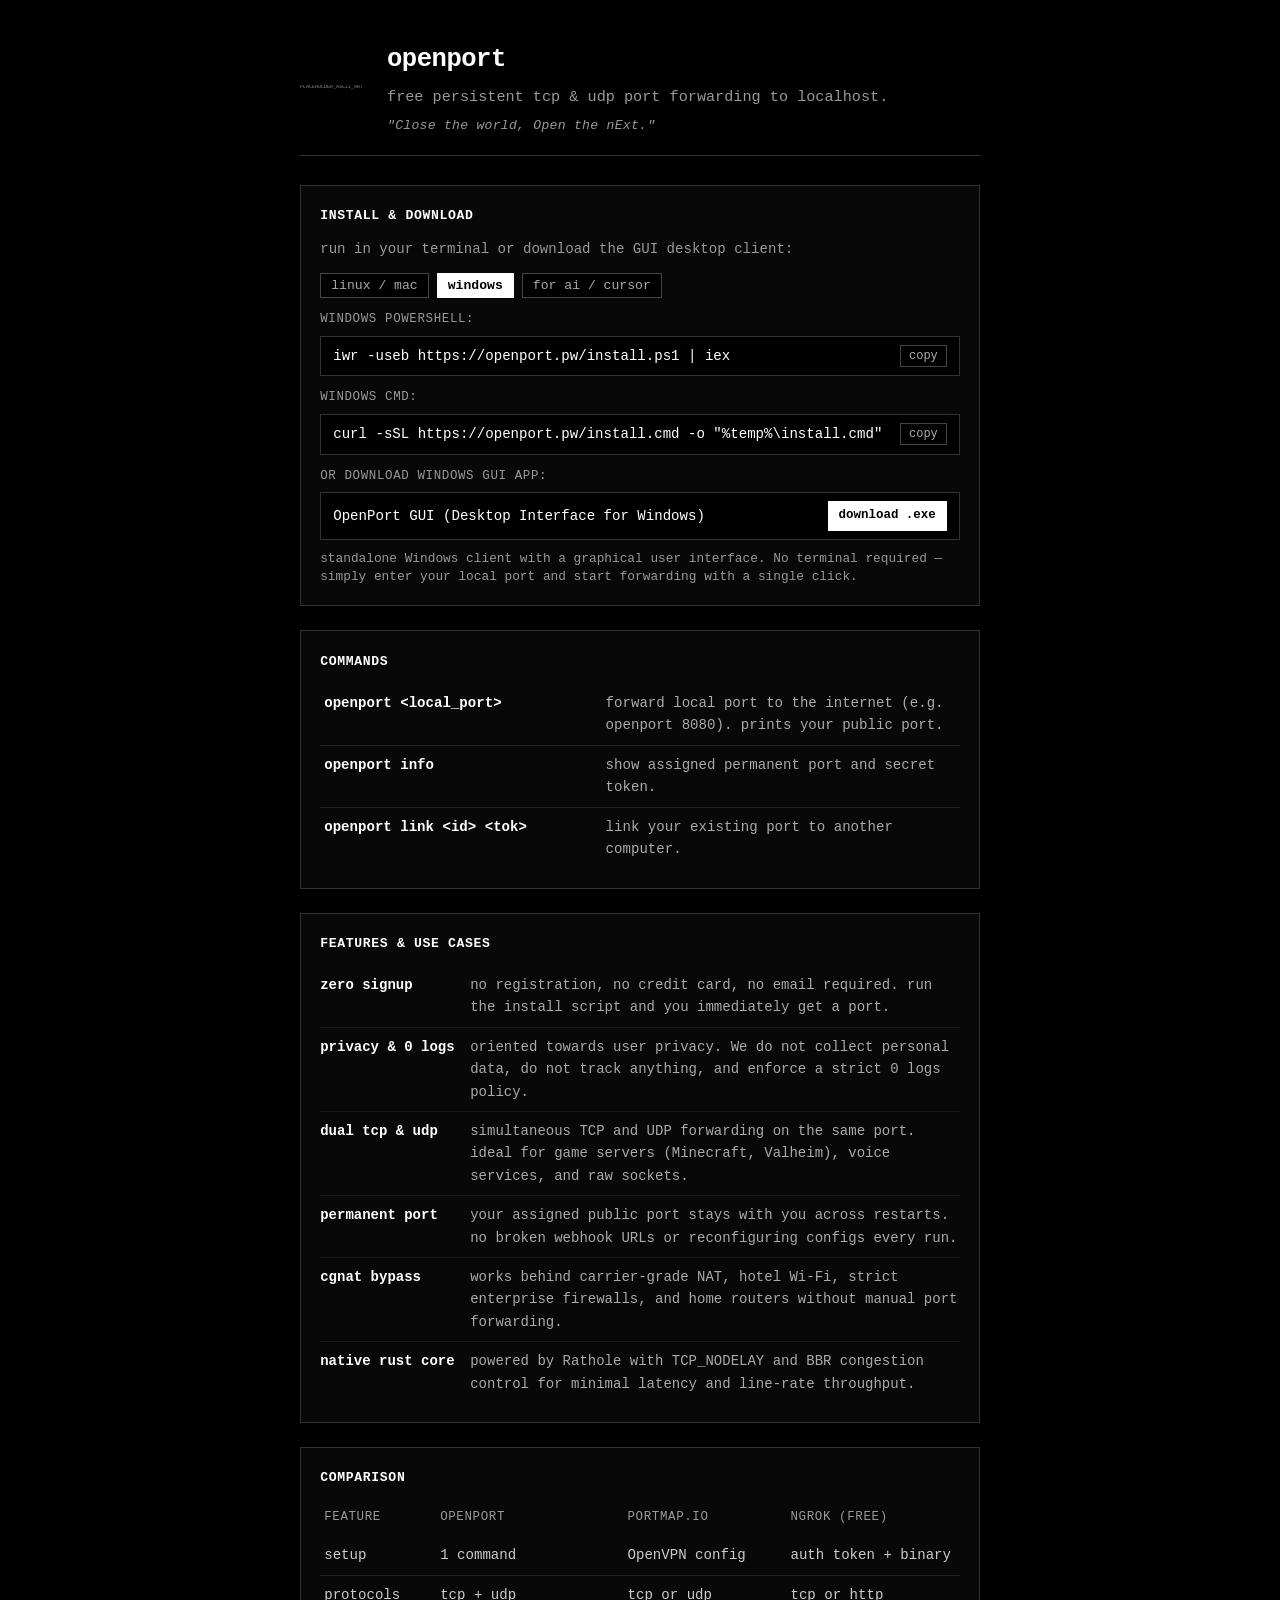
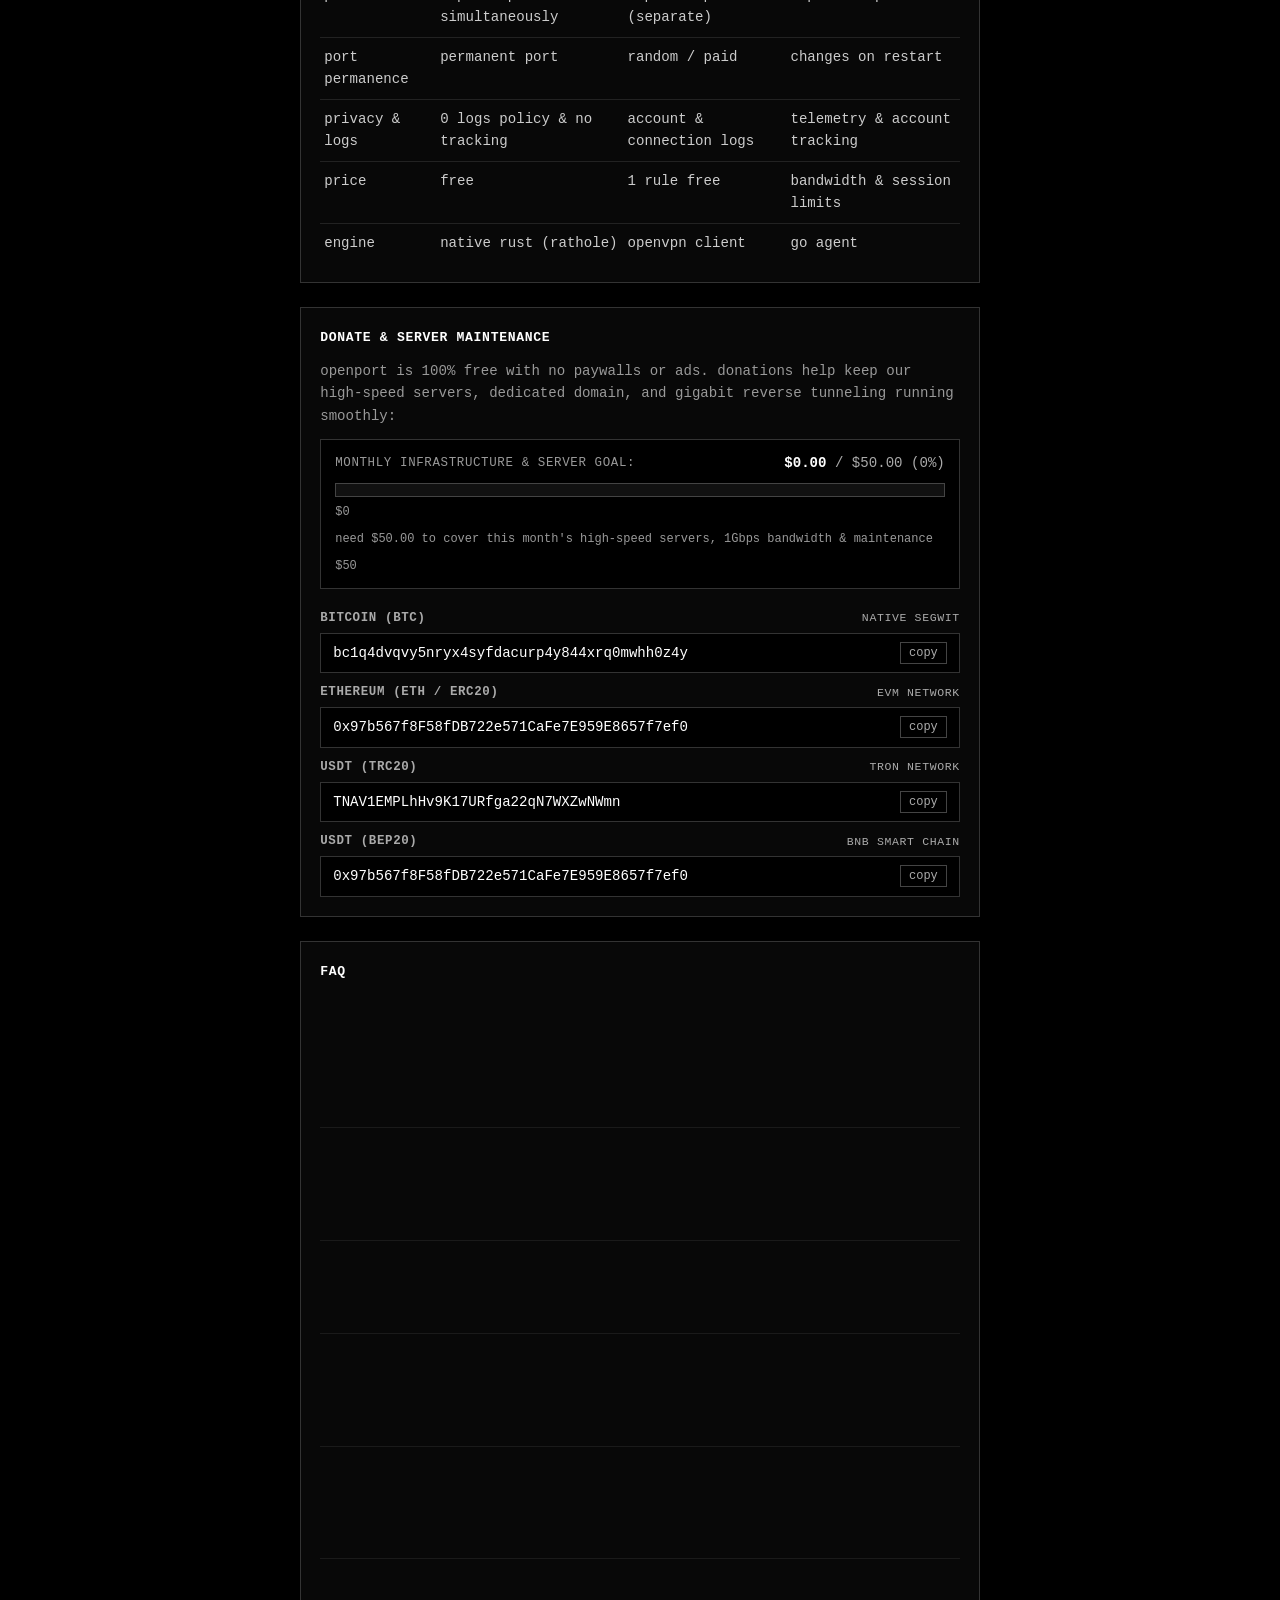
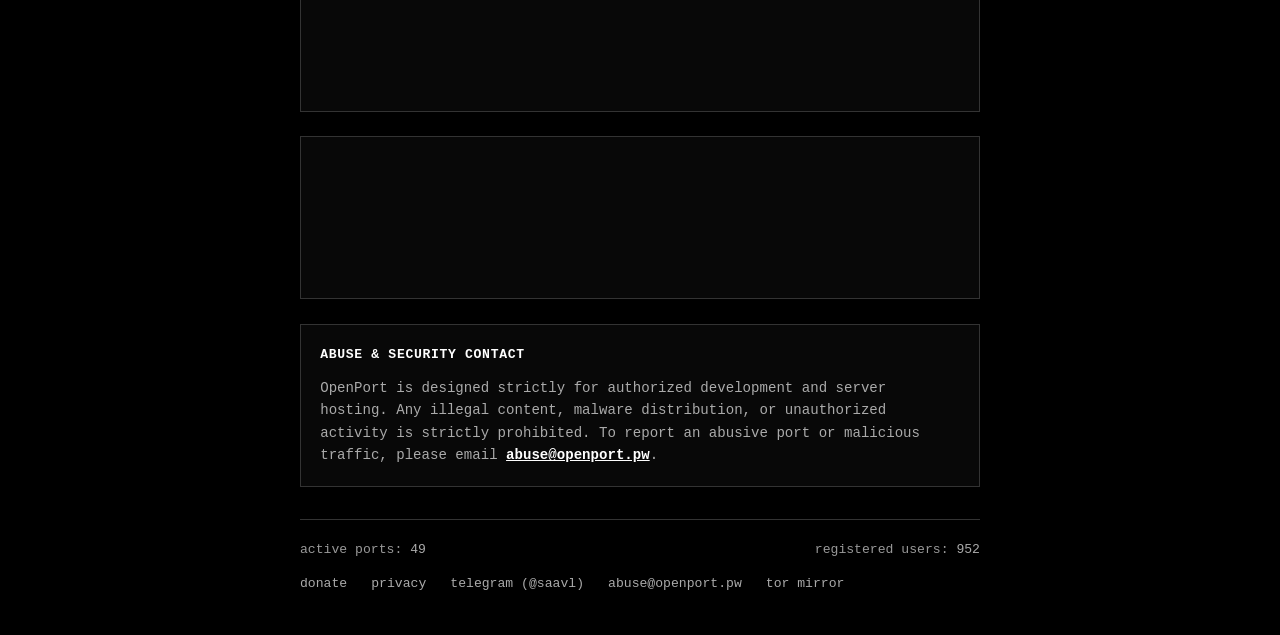
<file: index.html>
<!DOCTYPE html>
<html lang="en">
<head>
<meta charset="UTF-8">
<meta name="viewport" content="width=device-width, initial-scale=1.0">
<title>OpenPort - Free Port Forwarding &amp; Reverse Tunnel to Localhost (TCP/UDP)</title>
<meta name="description" content="Free port forwarding and reverse tunneling service with strict 0 logs policy. Expose localhost TCP &amp; UDP ports without personal data collection or tracking. Lightweight alternative to ngrok, portmap.io, and bore.">
<meta name="keywords" content="port forwarding, free port forwarding, reverse tunnel, expose localhost, cgnat bypass, port forwarding without router, 0 logs, zero logs policy, privacy port forwarding, no tracking, portmap alternative, ngrok alternative, bore alternative, tcp tunnel, udp tunnel, localhost to internet, minecraft port forwarding, webhook tunnel, reverse proxy">
<meta name="author" content="openport.pw">
<meta name="robots" content="index, follow, max-snippet:-1, max-image-preview:large, max-video-preview:-1">
<link rel="canonical" href="https://openport.pw/">

<meta property="og:type" content="website">
<meta property="og:url" content="https://openport.pw/">
<meta property="og:title" content="OpenPort - Free Port Forwarding &amp; Reverse Tunneling">
<meta property="og:description" content="Expose localhost TCP &amp; UDP ports to the internet without a public IP or router configuration. Instant permanent dedicated ports.">
<meta property="og:site_name" content="openport.pw">

<meta name="twitter:card" content="summary">
<meta name="twitter:title" content="OpenPort - Free Port Forwarding &amp; Reverse Tunneling">
<meta name="twitter:description" content="Expose localhost TCP &amp; UDP ports to the internet without a public IP or router configuration. Instant permanent dedicated ports.">

<meta name="theme-color" content="#000000">
<link rel="icon" type="image/svg+xml" href="https://openport.pw/favicon.svg">
<link rel="alternate icon" type="image/x-icon" href="https://openport.pw/favicon.ico">

<meta http-equiv="onion-location" content="http://xk6fqhmbbw3kwzgxi4he6xr2lin3kcuj6nry4c7lqgj4vi77qleom5id.onion/">

<link rel="stylesheet" href="styles.css">
<script>document.documentElement.className += ' js-enabled';</script>
</head>
<body>
  <div class="container">
    <header>
      <div class="header-inner">
        <pre class="lain-art" role="img" aria-label="Lain Iwakura ASCII Art">PLACEHOLDER_ASCII_ART</pre>
        <div class="header-text">
          <h1>openport</h1>
          <p class="sub">free persistent tcp &amp; udp port forwarding to localhost.</p>
          <p class="quote">"Close the world, Open the nExt."</p>
        </div>
      </div>
    </header>

    <main>
    <div class="box">
      <h2 class="box-title">install &amp; download</h2>
      <p class="box-desc">run in your terminal or download the GUI desktop client:</p>

      <div class="tabs">
        <button id="btn-linux" class="tab-btn" data-tab="linux">linux / mac</button>
        <button id="btn-windows" class="tab-btn active" data-tab="windows">windows</button>
        <button id="btn-ai" class="tab-btn" data-tab="ai">for ai / cursor</button>
      </div>

      <div id="tab-linux" class="tab-content">
        <div class="cmd-label">linux / mac:</div>
        <div class="cmd-row">
          <code>curl -sSL https://openport.pw/install.sh | bash</code>
          <button class="copy-btn" aria-label="Copy to clipboard">copy</button>
        </div>
      </div>

      <div id="tab-windows" class="tab-content active">
        <div class="cmd-label">windows powershell:</div>
        <div class="cmd-row" style="margin-bottom: 12px;">
          <code>iwr -useb https://openport.pw/install.ps1 | iex</code>
          <button class="copy-btn" aria-label="Copy to clipboard">copy</button>
        </div>

        <div class="cmd-label">windows cmd:</div>
        <div class="cmd-row" style="margin-bottom: 12px;">
          <code>curl -sSL https://openport.pw/install.cmd -o "%temp%\install.cmd" &amp;&amp; "%temp%\install.cmd"</code>
          <button class="copy-btn" aria-label="Copy to clipboard">copy</button>
        </div>

        <div class="cmd-label">or download windows gui app:</div>
        <div class="cmd-row" style="margin-bottom: 10px;">
          <code>OpenPort GUI (Desktop Interface for Windows)</code>
          <a href="https://openport.pw/OpenPort.exe" class="download-btn">download .exe</a>
        </div>
        <p class="hint-text">
          standalone Windows client with a graphical user interface. No terminal required — simply enter your local port and start forwarding with a single click.
        </p>
      </div>

      <div id="tab-ai" class="tab-content">
        <div class="cmd-label">prompt for cursor, claude, windsurf or chatgpt:</div>
        <div class="cmd-row" style="margin-bottom: 10px;">
          <code class="code-wrap">Install OpenPort from https://openport.pw, expose port &lt;PORT&gt;, and give me the public URL.</code>
          <button class="copy-btn" aria-label="Copy AI prompt to clipboard">copy</button>
        </div>
        <p class="hint-text">
          paste into Cursor Composer, Claude Code, Windsurf, or Copilot. The AI will detect your OS, install the lightweight client, tunnel your local port in the background, and provide the live link. No signup or tokens required.
        </p>
      </div>
    </div>

    <div class="box">
      <h2 class="box-title">commands</h2>
      <table>
        <tbody>
        <tr>
          <td class="cmd">openport &lt;local_port&gt;</td>
          <td class="desc">forward local port to the internet (e.g. <code>openport 8080</code>). prints your public port.</td>
        </tr>
        <tr>
          <td class="cmd">openport info</td>
          <td class="desc">show assigned permanent port and secret token.</td>
        </tr>
        <tr>
          <td class="cmd">openport link &lt;id&gt; &lt;tok&gt;</td>
          <td class="desc">link your existing port to another computer.</td>
        </tr>
        </tbody>
      </table>
    </div>

    <div class="box">
      <h2 class="box-title">features &amp; use cases</h2>
      <ul class="feature-list">
        <li>
          <span class="feature-name">zero signup</span>
          <span class="feature-desc">no registration, no credit card, no email required. run the install script and you immediately get a port.</span>
        </li>
        <li>
          <span class="feature-name">privacy &amp; 0 logs</span>
          <span class="feature-desc">oriented towards user privacy. We do not collect personal data, do not track anything, and enforce a strict 0 logs policy.</span>
        </li>
        <li>
          <span class="feature-name">dual tcp &amp; udp</span>
          <span class="feature-desc">simultaneous TCP and UDP forwarding on the same port. ideal for game servers (Minecraft, Valheim), voice services, and raw sockets.</span>
        </li>
        <li>
          <span class="feature-name">permanent port</span>
          <span class="feature-desc">your assigned public port stays with you across restarts. no broken webhook URLs or reconfiguring configs every run.</span>
        </li>
        <li>
          <span class="feature-name">cgnat bypass</span>
          <span class="feature-desc">works behind carrier-grade NAT, hotel Wi-Fi, strict enterprise firewalls, and home routers without manual port forwarding.</span>
        </li>
        <li>
          <span class="feature-name">native rust core</span>
          <span class="feature-desc">powered by Rathole with TCP_NODELAY and BBR congestion control for minimal latency and line-rate throughput.</span>
        </li>
      </ul>
    </div>

    <div class="box">
      <h2 class="box-title">comparison</h2>
      <table>
        <thead>
          <tr>
            <th>feature</th>
            <th>openport</th>
            <th>portmap.io</th>
            <th>ngrok (free)</th>
          </tr>
        </thead>
        <tbody>
          <tr>
            <td>setup</td>
            <td>1 command</td>
            <td>OpenVPN config</td>
            <td>auth token + binary</td>
          </tr>
          <tr>
            <td>protocols</td>
            <td>tcp + udp simultaneously</td>
            <td>tcp or udp (separate)</td>
            <td>tcp or http</td>
          </tr>
          <tr>
            <td>port permanence</td>
            <td>permanent port</td>
            <td>random / paid</td>
            <td>changes on restart</td>
          </tr>
          <tr>
            <td>privacy &amp; logs</td>
            <td>0 logs policy &amp; no tracking</td>
            <td>account &amp; connection logs</td>
            <td>telemetry &amp; account tracking</td>
          </tr>
          <tr>
            <td>price</td>
            <td>free</td>
            <td>1 rule free</td>
            <td>bandwidth &amp; session limits</td>
          </tr>
          <tr>
            <td>engine</td>
            <td>native rust (rathole)</td>
            <td>openvpn client</td>
            <td>go agent</td>
          </tr>
        </tbody>
      </table>
    </div>

    <div class="box" id="donate">
      <h2 class="box-title">donate &amp; server maintenance</h2>
      <p class="box-desc">
        openport is 100% free with no paywalls or ads. donations help keep our high-speed servers, dedicated domain, and gigabit reverse tunneling running smoothly:
      </p>

      <div class="donation-progress-wrap">
        <div class="donation-stats">
          <span class="donation-goal-label">monthly infrastructure &amp; server goal:</span>
          <span class="donation-goal-numbers"><strong id="donate-raised">$0.00</strong> / <span id="donate-goal">$50.00</span> (<span id="donate-percent">0%</span>)</span>
        </div>
        <div class="progress-bar-container">
          <div class="progress-bar-fill" id="donate-progress-fill"></div>
        </div>
        <div class="progress-bar-labels">
          <span>$0</span>
          <span id="donate-status-text">need $50.00 to cover this month's high-speed servers, 1Gbps bandwidth &amp; maintenance</span>
          <span id="donate-goal-max">$50</span>
        </div>
      </div>

      <div class="crypto-list">
        <div class="crypto-item">
          <div class="crypto-header">
            <span class="crypto-name">bitcoin (btc)</span>
            <span class="crypto-tag">native segwit</span>
          </div>
          <div class="cmd-row">
            <code>bc1q4dvqvy5nryx4syfdacurp4y844xrq0mwhh0z4y</code>
            <button class="copy-btn" aria-label="Copy to clipboard">copy</button>
          </div>
        </div>

        <div class="crypto-item">
          <div class="crypto-header">
            <span class="crypto-name">ethereum (eth / erc20)</span>
            <span class="crypto-tag">evm network</span>
          </div>
          <div class="cmd-row">
            <code>0x97b567f8F58fDB722e571CaFe7E959E8657f7ef0</code>
            <button class="copy-btn" aria-label="Copy to clipboard">copy</button>
          </div>
        </div>

        <div class="crypto-item">
          <div class="crypto-header">
            <span class="crypto-name">usdt (trc20)</span>
            <span class="crypto-tag">tron network</span>
          </div>
          <div class="cmd-row">
            <code>TNAV1EMPLhHv9K17URfga22qN7WXZwNWmn</code>
            <button class="copy-btn" aria-label="Copy to clipboard">copy</button>
          </div>
        </div>

        <div class="crypto-item">
          <div class="crypto-header">
            <span class="crypto-name">usdt (bep20)</span>
            <span class="crypto-tag">bnb smart chain</span>
          </div>
          <div class="cmd-row">
            <code>0x97b567f8F58fDB722e571CaFe7E959E8657f7ef0</code>
            <button class="copy-btn" aria-label="Copy to clipboard">copy</button>
          </div>
        </div>
      </div>
    </div>

    <div class="box">
      <h2 class="box-title">faq</h2>
      <div class="faq-item">
        <h3 class="faq-q">how is openport funded?</h3>
        <div class="faq-a">OpenPort is an independent project funded entirely through voluntary crypto donations from users. We need ~$50/month to keep the high-speed gigabit servers, DDoS mitigation, and domain running smoothly. You can support the project in the <a href="#donate" class="inline-link">donation section</a> above.</div>
      </div>
      <div class="faq-item">
        <h3 class="faq-q">how is openport different from portmap.io?</h3>
        <div class="faq-a">portmap.io requires generating and running an OpenVPN client with configuration files. OpenPort needs no VPN or configuration: just run a single lightweight command to tunnel any local port.</div>
      </div>
      <div class="faq-item">
        <h3 class="faq-q">how do i host game servers (Minecraft, etc.)?</h3>
        <div class="faq-a">run <code>openport 25565</code>. Friends can join using <code>openport.pw:&lt;your_assigned_port&gt;</code>. Both TCP and UDP are enabled by default.</div>
      </div>
      <div class="faq-item">
        <h3 class="faq-q">does it work behind router / CGNAT?</h3>
        <div class="faq-a">yes. The client creates an outbound encrypted reverse tunnel to openport.pw, completely bypassing NAT, CGNAT, and firewall restrictions without touching your router.</div>
      </div>
      <div class="faq-item">
        <h3 class="faq-q">does openport track users or keep logs?</h3>
        <div class="faq-a">no. OpenPort is oriented towards user privacy. We do not collect personal data, do not track anything, and enforce a strict 0 logs policy. Tunnel traffic is never inspected, monitored, or recorded.</div>
      </div>
      <div class="faq-item">
        <h3 class="faq-q">how do i report abuse or illegal content?</h3>
        <div class="faq-a">we enforce a strict zero-tolerance policy against malware, phishing, botnets, and illegal activity. If you detect abusive or unlawful traffic on any openport.pw port, report it immediately to <a href="mailto:abuse@openport.pw" class="inline-link">abuse@openport.pw</a> with the port number. Abusive tunnels and accounts are permanently terminated.</div>
      </div>
    </div>

    <div class="box" id="privacy">
      <h2 class="box-title">privacy &amp; 0 logs policy</h2>
      <p class="box-desc box-desc-flat">
        OpenPort is oriented towards user privacy. We do not collect personal data, do not track or profile user activity, and maintain a strict 0 logs policy. Tunnel traffic is relayed in real time with zero inspection, zero metadata recording, and zero logging.
      </p>
    </div>

    <div class="box">
      <h2 class="box-title">abuse &amp; security contact</h2>
      <p class="box-desc box-desc-flat">
        OpenPort is designed strictly for authorized development and server hosting. Any illegal content, malware distribution, or unauthorized activity is strictly prohibited. To report an abusive port or malicious traffic, please email <a href="mailto:abuse@openport.pw" class="inline-link inline-link-bold">abuse@openport.pw</a>.
      </p>
    </div>
    </main>

    <footer>
      <div class="footer-stats">
        <div>active ports: <span id="stat-active">49</span></div>
        <div>registered users: <span id="stat-users">952</span></div>
      </div>
      <div class="footer-links">
        <a href="#donate">donate</a>
        <a href="#privacy">privacy</a>
        <a href="https://t.me/saavl" target="_blank" rel="noopener noreferrer">telegram (@saavl)</a>
        <a href="mailto:abuse@openport.pw">abuse@openport.pw</a>
        <a href="http://xk6fqhmbbw3kwzgxi4he6xr2lin3kcuj6nry4c7lqgj4vi77qleom5id.onion/" target="_blank" rel="noopener noreferrer">tor mirror</a>
      </div>
    </footer>
  </div>

  <script src="script.js" defer></script>
  <script type="application/ld+json">
{
  "@context": "https://schema.org",
  "@graph": [
    {
      "@type": "WebSite",
      "@id": "https://openport.pw/#website",
      "url": "https://openport.pw/",
      "name": "OpenPort",
      "description": "Free port forwarding and reverse tunneling service to expose localhost to the public internet.",
      "inLanguage": "en"
    },
    {
      "@type": "SoftwareApplication",
      "@id": "https://openport.pw/#software",
      "name": "OpenPort",
      "operatingSystem": "Linux, macOS, Windows",
      "applicationCategory": "DeveloperApplication",
      "offers": {
        "@type": "Offer",
        "price": "0",
        "priceCurrency": "USD"
      },
      "description": "Expose localhost TCP and UDP ports behind NAT or firewalls with permanent dedicated ports."
    },
    {
      "@type": "FAQPage",
      "@id": "https://openport.pw/#faq",
      "mainEntity": [
        {
          "@type": "Question",
          "name": "How is OpenPort funded?",
          "acceptedAnswer": {
            "@type": "Answer",
            "text": "OpenPort is an independent project funded entirely through voluntary crypto donations from users. We need ~$50/month to keep the high-speed gigabit servers, DDoS mitigation, and domain running smoothly."
          }
        },
        {
          "@type": "Question",
          "name": "How is OpenPort different from portmap.io or ngrok?",
          "acceptedAnswer": {
            "@type": "Answer",
            "text": "portmap.io requires generating and running an OpenVPN client with configuration files. OpenPort needs no VPN or configuration: just run a single lightweight command to tunnel any local port with zero setup."
          }
        },
        {
          "@type": "Question",
          "name": "How do I host game servers (Minecraft, etc.)?",
          "acceptedAnswer": {
            "@type": "Answer",
            "text": "Run openport 25565. Friends can join using openport.pw:<your_assigned_port>. Both TCP and UDP are enabled by default."
          }
        },
        {
          "@type": "Question",
          "name": "Does it work behind router / CGNAT?",
          "acceptedAnswer": {
            "@type": "Answer",
            "text": "Yes. The client creates an outbound encrypted reverse tunnel to openport.pw, completely bypassing NAT, CGNAT, and firewall restrictions without touching your router."
          }
        },
        {
          "@type": "Question",
          "name": "Does OpenPort track users or store logs?",
          "acceptedAnswer": {
            "@type": "Answer",
            "text": "No. OpenPort is strictly privacy-oriented. We do not collect personal data, do not track users, and have a strict 0 logs policy. Tunnel traffic is never inspected, monitored, or recorded."
          }
        },
        {
          "@type": "Question",
          "name": "How do I report abuse or illegal content?",
          "acceptedAnswer": {
            "@type": "Answer",
            "text": "We enforce a strict zero-tolerance policy against malware, phishing, botnets, and illegal activity. If you detect abusive or unlawful traffic on any openport.pw port, report it immediately to abuse@openport.pw with the port number. Abusive tunnels and accounts are permanently terminated."
          }
        }
      ]
    }
  ]
}
  </script>
</body>
</html>
</file>
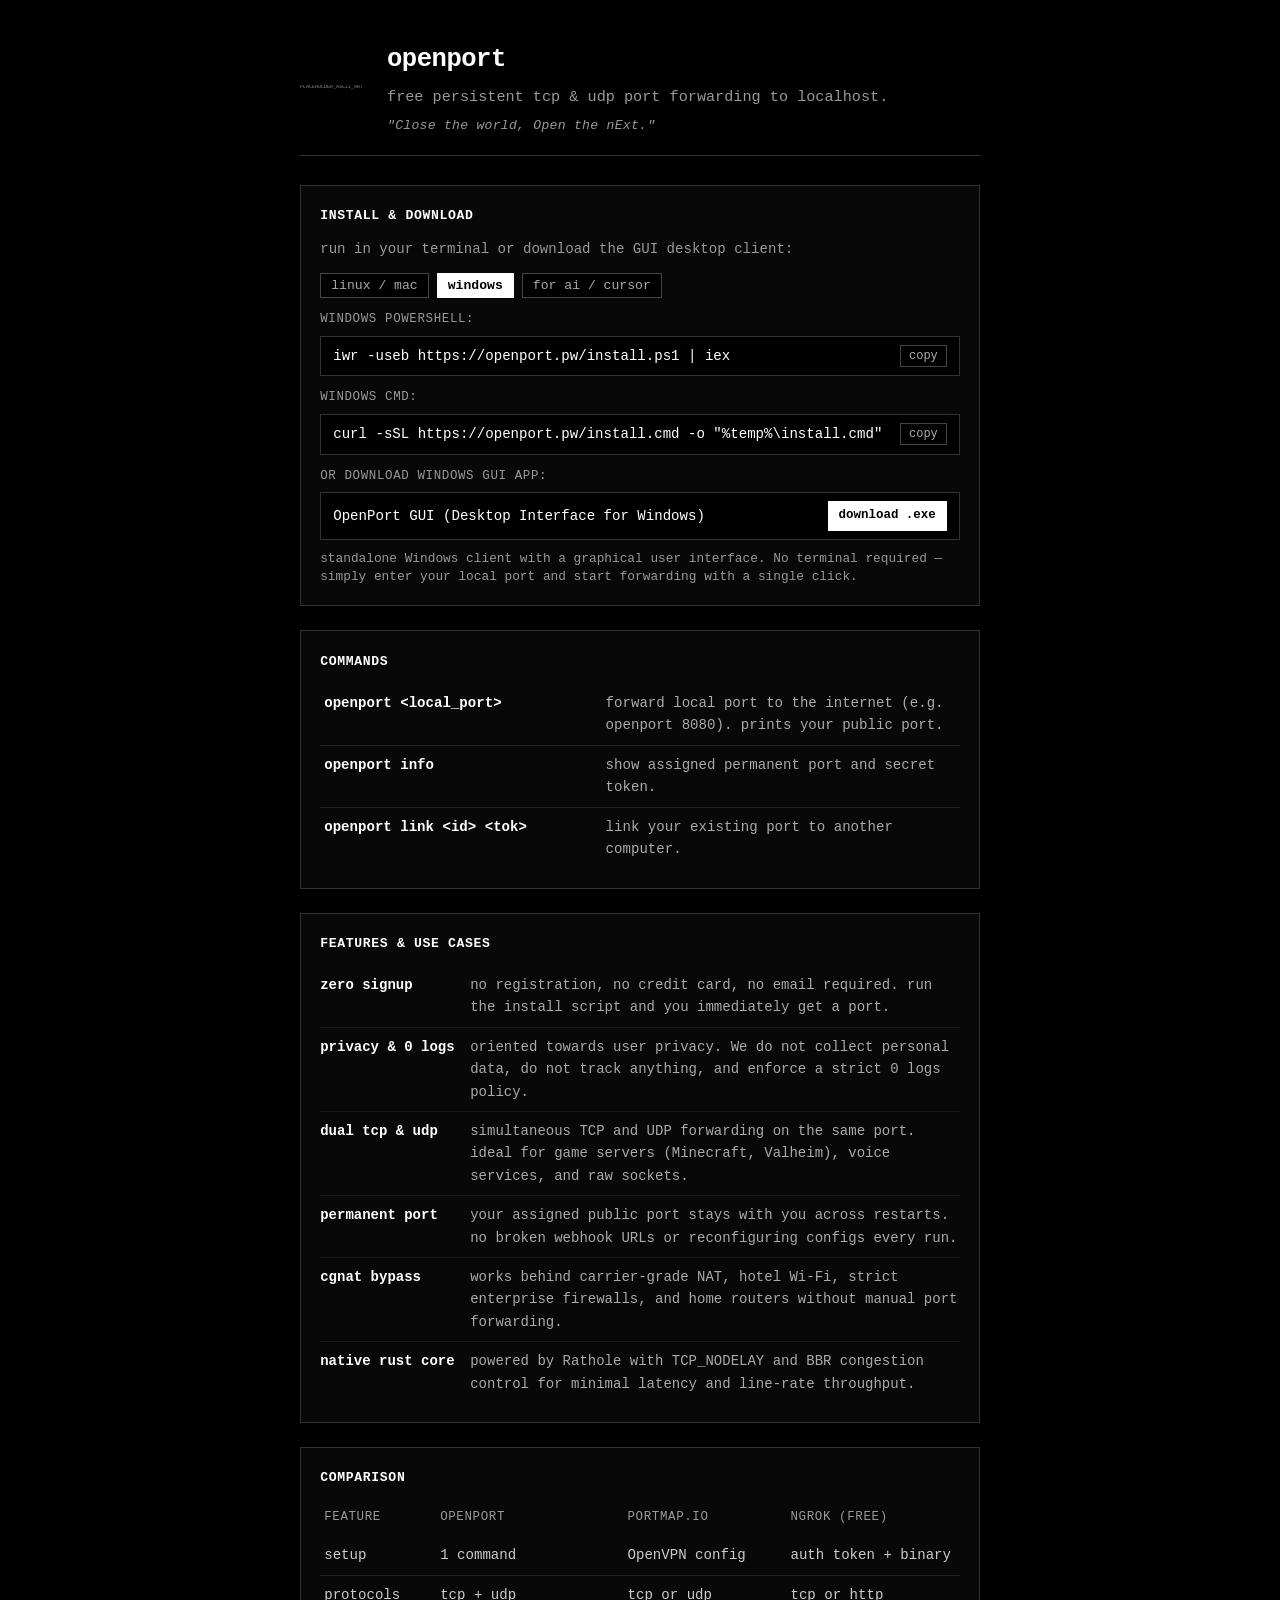
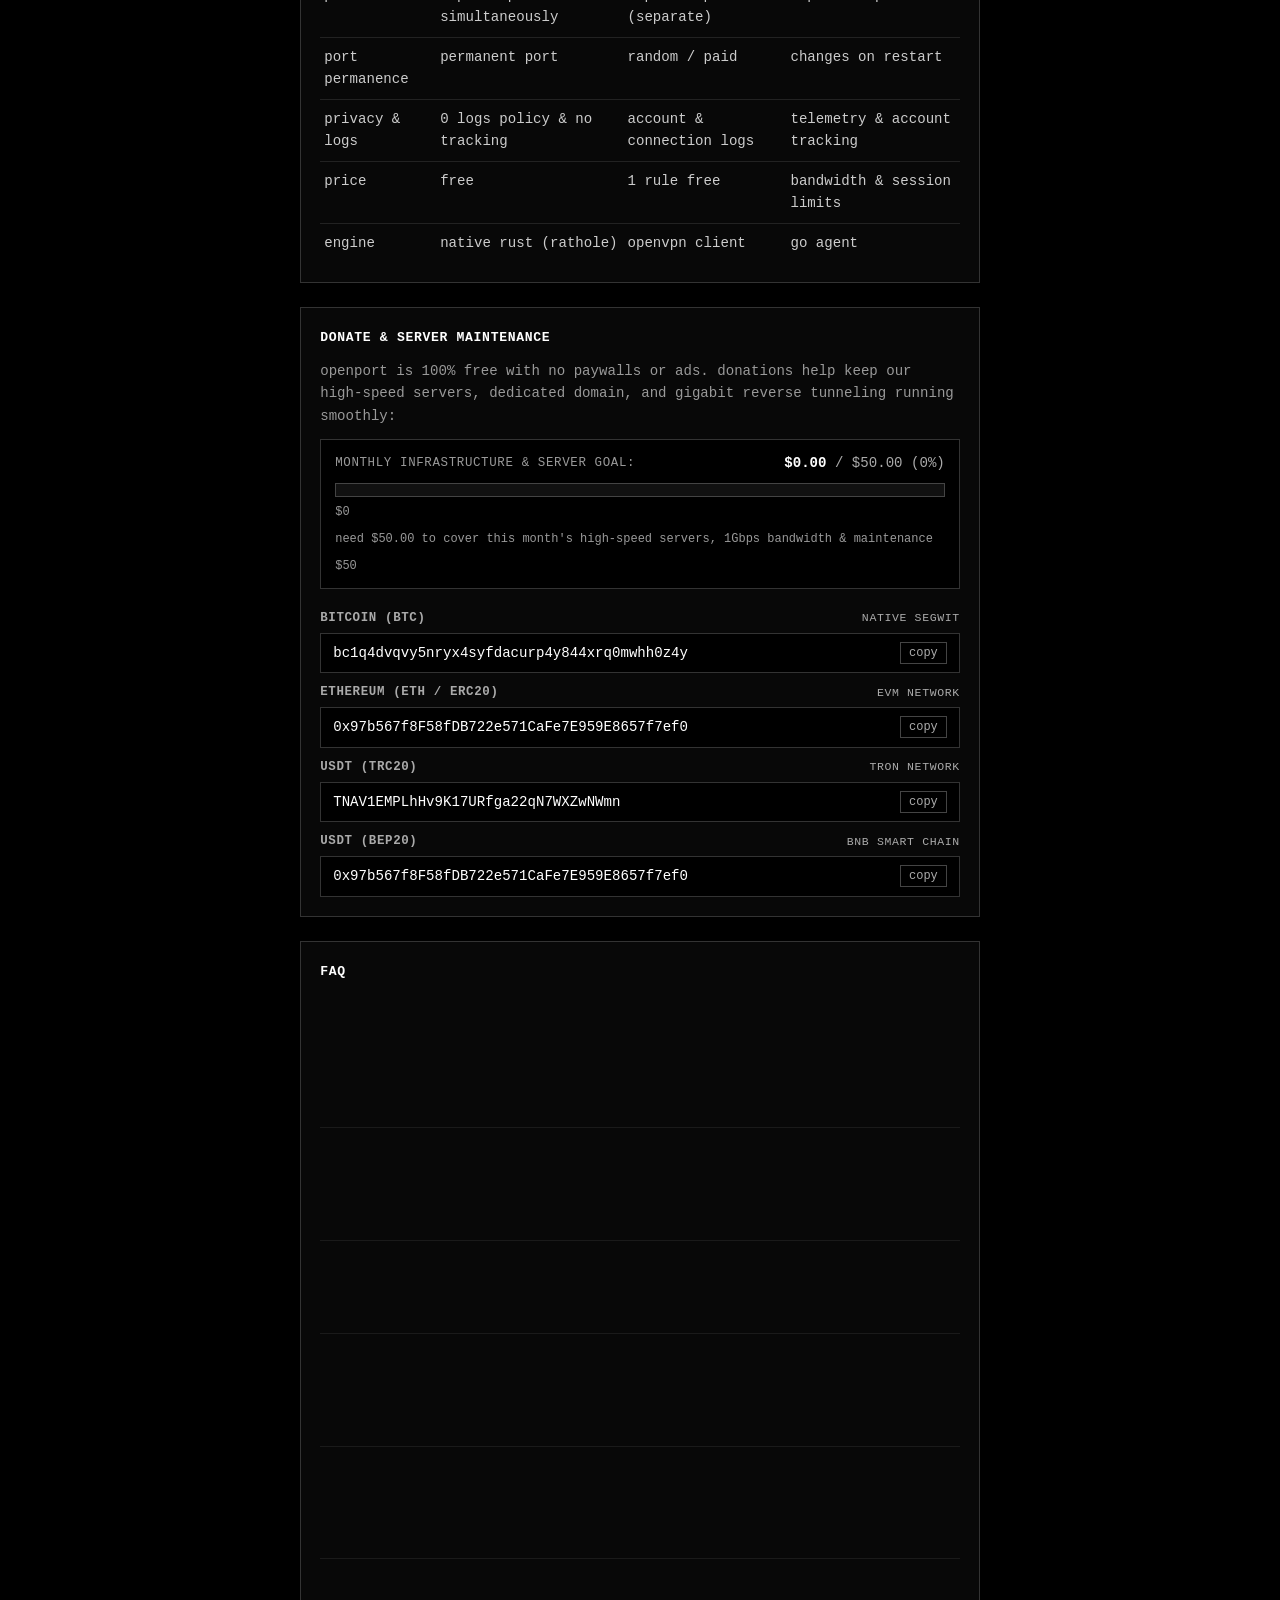
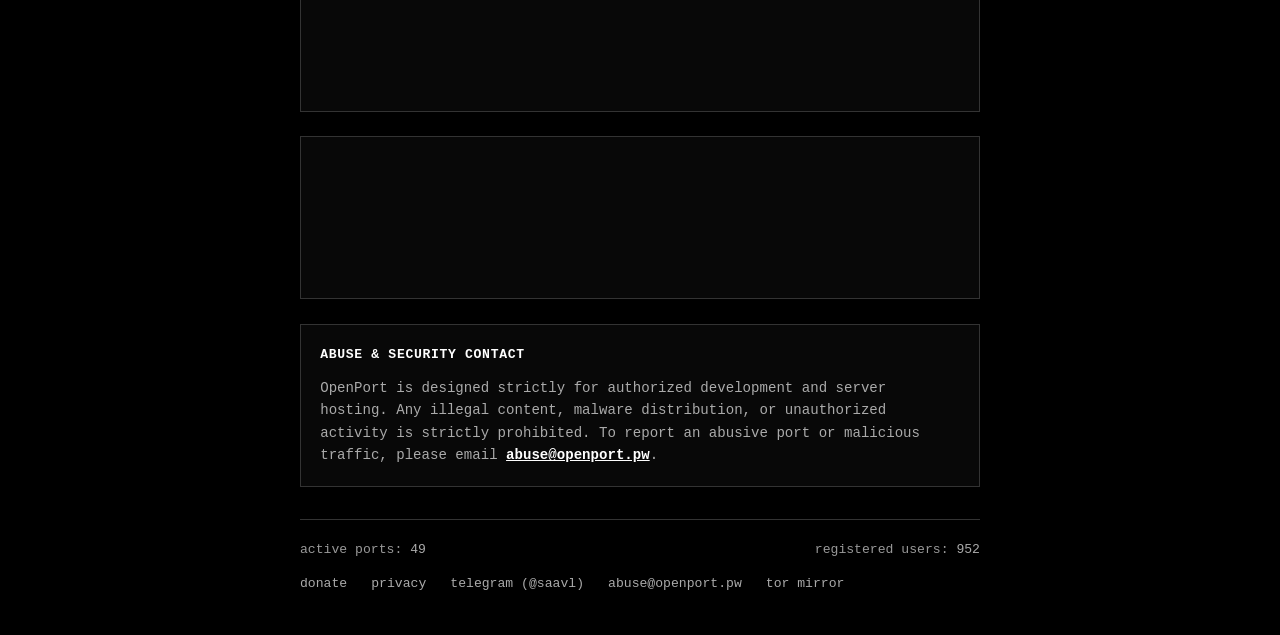
<file: deepseek_html_20261101_a38b66.html>
<!DOCTYPE html>
<html lang="en">
<head>
<meta charset="UTF-8">
<meta name="viewport" content="width=device-width, initial-scale=1.0">
<title>OpenPort - Free Port Forwarding &amp; Reverse Tunnel to Localhost (TCP/UDP)</title>
<meta name="description" content="Free port forwarding and reverse tunneling service with strict 0 logs policy. Expose localhost TCP &amp; UDP ports without personal data collection or tracking. Lightweight alternative to ngrok, portmap.io, and bore.">
<meta name="keywords" content="port forwarding, free port forwarding, reverse tunnel, expose localhost, cgnat bypass, port forwarding without router, 0 logs, zero logs policy, privacy port forwarding, no tracking, portmap alternative, ngrok alternative, bore alternative, tcp tunnel, udp tunnel, localhost to internet, minecraft port forwarding, webhook tunnel, reverse proxy">
<meta name="author" content="openport.pw">
<meta name="robots" content="index, follow, max-snippet:-1, max-image-preview:large, max-video-preview:-1">
<link rel="canonical" href="https://openport.pw/">

<meta property="og:type" content="website">
<meta property="og:url" content="https://openport.pw/">
<meta property="og:title" content="OpenPort - Free Port Forwarding &amp; Reverse Tunneling">
<meta property="og:description" content="Expose localhost TCP &amp; UDP ports to the internet without a public IP or router configuration. Instant permanent dedicated ports.">
<meta property="og:site_name" content="openport.pw">

<meta name="twitter:card" content="summary">
<meta name="twitter:title" content="OpenPort - Free Port Forwarding &amp; Reverse Tunneling">
<meta name="twitter:description" content="Expose localhost TCP &amp; UDP ports to the internet without a public IP or router configuration. Instant permanent dedicated ports.">

<meta name="theme-color" content="#000000">
<link rel="icon" type="image/svg+xml" href="https://openport.pw/favicon.svg">
<link rel="alternate icon" type="image/x-icon" href="https://openport.pw/favicon.ico">

<meta http-equiv="onion-location" content="http://xk6fqhmbbw3kwzgxi4he6xr2lin3kcuj6nry4c7lqgj4vi77qleom5id.onion/">

<link rel="stylesheet" href="styles.css">
<script>document.documentElement.className += ' js-enabled';</script>
</head>
<body>
  <div class="container">
    <header>
      <div class="header-inner">
        <pre class="lain-art" role="img" aria-label="Lain Iwakura ASCII Art">PLACEHOLDER_ASCII_ART</pre>
        <div class="header-text">
          <h1>openport</h1>
          <p class="sub">free persistent tcp &amp; udp port forwarding to localhost.</p>
          <p class="quote">"Close the world, Open the nExt."</p>
        </div>
      </div>
    </header>

    <main>
    <div class="box">
      <h2 class="box-title">install &amp; download</h2>
      <p class="box-desc">run in your terminal or download the GUI desktop client:</p>

      <div class="tabs">
        <button id="btn-linux" class="tab-btn" data-tab="linux">linux / mac</button>
        <button id="btn-windows" class="tab-btn active" data-tab="windows">windows</button>
        <button id="btn-ai" class="tab-btn" data-tab="ai">for ai / cursor</button>
      </div>

      <div id="tab-linux" class="tab-content">
        <div class="cmd-label">linux / mac:</div>
        <div class="cmd-row">
          <code>curl -sSL https://openport.pw/install.sh | bash</code>
          <button class="copy-btn" aria-label="Copy to clipboard">copy</button>
        </div>
      </div>

      <div id="tab-windows" class="tab-content active">
        <div class="cmd-label">windows powershell:</div>
        <div class="cmd-row" style="margin-bottom: 12px;">
          <code>iwr -useb https://openport.pw/install.ps1 | iex</code>
          <button class="copy-btn" aria-label="Copy to clipboard">copy</button>
        </div>

        <div class="cmd-label">windows cmd:</div>
        <div class="cmd-row" style="margin-bottom: 12px;">
          <code>curl -sSL https://openport.pw/install.cmd -o "%temp%\install.cmd" &amp;&amp; "%temp%\install.cmd"</code>
          <button class="copy-btn" aria-label="Copy to clipboard">copy</button>
        </div>

        <div class="cmd-label">or download windows gui app:</div>
        <div class="cmd-row" style="margin-bottom: 10px;">
          <code>OpenPort GUI (Desktop Interface for Windows)</code>
          <a href="https://openport.pw/OpenPort.exe" class="download-btn">download .exe</a>
        </div>
        <p class="hint-text">
          standalone Windows client with a graphical user interface. No terminal required — simply enter your local port and start forwarding with a single click.
        </p>
      </div>

      <div id="tab-ai" class="tab-content">
        <div class="cmd-label">prompt for cursor, claude, windsurf or chatgpt:</div>
        <div class="cmd-row" style="margin-bottom: 10px;">
          <code class="code-wrap">Install OpenPort from https://openport.pw, expose port &lt;PORT&gt;, and give me the public URL.</code>
          <button class="copy-btn" aria-label="Copy AI prompt to clipboard">copy</button>
        </div>
        <p class="hint-text">
          paste into Cursor Composer, Claude Code, Windsurf, or Copilot. The AI will detect your OS, install the lightweight client, tunnel your local port in the background, and provide the live link. No signup or tokens required.
        </p>
      </div>
    </div>

    <div class="box">
      <h2 class="box-title">commands</h2>
      <table>
        <tbody>
        <tr>
          <td class="cmd">openport &lt;local_port&gt;</td>
          <td class="desc">forward local port to the internet (e.g. <code>openport 8080</code>). prints your public port.</td>
        </tr>
        <tr>
          <td class="cmd">openport info</td>
          <td class="desc">show assigned permanent port and secret token.</td>
        </tr>
        <tr>
          <td class="cmd">openport link &lt;id&gt; &lt;tok&gt;</td>
          <td class="desc">link your existing port to another computer.</td>
        </tr>
        </tbody>
      </table>
    </div>

    <div class="box">
      <h2 class="box-title">features &amp; use cases</h2>
      <ul class="feature-list">
        <li>
          <span class="feature-name">zero signup</span>
          <span class="feature-desc">no registration, no credit card, no email required. run the install script and you immediately get a port.</span>
        </li>
        <li>
          <span class="feature-name">privacy &amp; 0 logs</span>
          <span class="feature-desc">oriented towards user privacy. We do not collect personal data, do not track anything, and enforce a strict 0 logs policy.</span>
        </li>
        <li>
          <span class="feature-name">dual tcp &amp; udp</span>
          <span class="feature-desc">simultaneous TCP and UDP forwarding on the same port. ideal for game servers (Minecraft, Valheim), voice services, and raw sockets.</span>
        </li>
        <li>
          <span class="feature-name">permanent port</span>
          <span class="feature-desc">your assigned public port stays with you across restarts. no broken webhook URLs or reconfiguring configs every run.</span>
        </li>
        <li>
          <span class="feature-name">cgnat bypass</span>
          <span class="feature-desc">works behind carrier-grade NAT, hotel Wi-Fi, strict enterprise firewalls, and home routers without manual port forwarding.</span>
        </li>
        <li>
          <span class="feature-name">native rust core</span>
          <span class="feature-desc">powered by Rathole with TCP_NODELAY and BBR congestion control for minimal latency and line-rate throughput.</span>
        </li>
      </ul>
    </div>

    <div class="box">
      <h2 class="box-title">comparison</h2>
      <table>
        <thead>
          <tr>
            <th>feature</th>
            <th>openport</th>
            <th>portmap.io</th>
            <th>ngrok (free)</th>
          </tr>
        </thead>
        <tbody>
          <tr>
            <td>setup</td>
            <td>1 command</td>
            <td>OpenVPN config</td>
            <td>auth token + binary</td>
          </tr>
          <tr>
            <td>protocols</td>
            <td>tcp + udp simultaneously</td>
            <td>tcp or udp (separate)</td>
            <td>tcp or http</td>
          </tr>
          <tr>
            <td>port permanence</td>
            <td>permanent port</td>
            <td>random / paid</td>
            <td>changes on restart</td>
          </tr>
          <tr>
            <td>privacy &amp; logs</td>
            <td>0 logs policy &amp; no tracking</td>
            <td>account &amp; connection logs</td>
            <td>telemetry &amp; account tracking</td>
          </tr>
          <tr>
            <td>price</td>
            <td>free</td>
            <td>1 rule free</td>
            <td>bandwidth &amp; session limits</td>
          </tr>
          <tr>
            <td>engine</td>
            <td>native rust (rathole)</td>
            <td>openvpn client</td>
            <td>go agent</td>
          </tr>
        </tbody>
      </table>
    </div>

    <div class="box" id="donate">
      <h2 class="box-title">donate &amp; server maintenance</h2>
      <p class="box-desc">
        openport is 100% free with no paywalls or ads. donations help keep our high-speed servers, dedicated domain, and gigabit reverse tunneling running smoothly:
      </p>

      <div class="donation-progress-wrap">
        <div class="donation-stats">
          <span class="donation-goal-label">monthly infrastructure &amp; server goal:</span>
          <span class="donation-goal-numbers"><strong id="donate-raised">$0.00</strong> / <span id="donate-goal">$50.00</span> (<span id="donate-percent">0%</span>)</span>
        </div>
        <div class="progress-bar-container">
          <div class="progress-bar-fill" id="donate-progress-fill"></div>
        </div>
        <div class="progress-bar-labels">
          <span>$0</span>
          <span id="donate-status-text">need $50.00 to cover this month's high-speed servers, 1Gbps bandwidth &amp; maintenance</span>
          <span id="donate-goal-max">$50</span>
        </div>
      </div>

      <div class="crypto-list">
        <div class="crypto-item">
          <div class="crypto-header">
            <span class="crypto-name">bitcoin (btc)</span>
            <span class="crypto-tag">native segwit</span>
          </div>
          <div class="cmd-row">
            <code>bc1q4dvqvy5nryx4syfdacurp4y844xrq0mwhh0z4y</code>
            <button class="copy-btn" aria-label="Copy to clipboard">copy</button>
          </div>
        </div>

        <div class="crypto-item">
          <div class="crypto-header">
            <span class="crypto-name">ethereum (eth / erc20)</span>
            <span class="crypto-tag">evm network</span>
          </div>
          <div class="cmd-row">
            <code>0x97b567f8F58fDB722e571CaFe7E959E8657f7ef0</code>
            <button class="copy-btn" aria-label="Copy to clipboard">copy</button>
          </div>
        </div>

        <div class="crypto-item">
          <div class="crypto-header">
            <span class="crypto-name">usdt (trc20)</span>
            <span class="crypto-tag">tron network</span>
          </div>
          <div class="cmd-row">
            <code>TNAV1EMPLhHv9K17URfga22qN7WXZwNWmn</code>
            <button class="copy-btn" aria-label="Copy to clipboard">copy</button>
          </div>
        </div>

        <div class="crypto-item">
          <div class="crypto-header">
            <span class="crypto-name">usdt (bep20)</span>
            <span class="crypto-tag">bnb smart chain</span>
          </div>
          <div class="cmd-row">
            <code>0x97b567f8F58fDB722e571CaFe7E959E8657f7ef0</code>
            <button class="copy-btn" aria-label="Copy to clipboard">copy</button>
          </div>
        </div>
      </div>
    </div>

    <div class="box">
      <h2 class="box-title">faq</h2>
      <div class="faq-item">
        <h3 class="faq-q">how is openport funded?</h3>
        <div class="faq-a">OpenPort is an independent project funded entirely through voluntary crypto donations from users. We need ~$50/month to keep the high-speed gigabit servers, DDoS mitigation, and domain running smoothly. You can support the project in the <a href="#donate" class="inline-link">donation section</a> above.</div>
      </div>
      <div class="faq-item">
        <h3 class="faq-q">how is openport different from portmap.io?</h3>
        <div class="faq-a">portmap.io requires generating and running an OpenVPN client with configuration files. OpenPort needs no VPN or configuration: just run a single lightweight command to tunnel any local port.</div>
      </div>
      <div class="faq-item">
        <h3 class="faq-q">how do i host game servers (Minecraft, etc.)?</h3>
        <div class="faq-a">run <code>openport 25565</code>. Friends can join using <code>openport.pw:&lt;your_assigned_port&gt;</code>. Both TCP and UDP are enabled by default.</div>
      </div>
      <div class="faq-item">
        <h3 class="faq-q">does it work behind router / CGNAT?</h3>
        <div class="faq-a">yes. The client creates an outbound encrypted reverse tunnel to openport.pw, completely bypassing NAT, CGNAT, and firewall restrictions without touching your router.</div>
      </div>
      <div class="faq-item">
        <h3 class="faq-q">does openport track users or keep logs?</h3>
        <div class="faq-a">no. OpenPort is oriented towards user privacy. We do not collect personal data, do not track anything, and enforce a strict 0 logs policy. Tunnel traffic is never inspected, monitored, or recorded.</div>
      </div>
      <div class="faq-item">
        <h3 class="faq-q">how do i report abuse or illegal content?</h3>
        <div class="faq-a">we enforce a strict zero-tolerance policy against malware, phishing, botnets, and illegal activity. If you detect abusive or unlawful traffic on any openport.pw port, report it immediately to <a href="mailto:abuse@openport.pw" class="inline-link">abuse@openport.pw</a> with the port number. Abusive tunnels and accounts are permanently terminated.</div>
      </div>
    </div>

    <div class="box" id="privacy">
      <h2 class="box-title">privacy &amp; 0 logs policy</h2>
      <p class="box-desc box-desc-flat">
        OpenPort is oriented towards user privacy. We do not collect personal data, do not track or profile user activity, and maintain a strict 0 logs policy. Tunnel traffic is relayed in real time with zero inspection, zero metadata recording, and zero logging.
      </p>
    </div>

    <div class="box">
      <h2 class="box-title">abuse &amp; security contact</h2>
      <p class="box-desc box-desc-flat">
        OpenPort is designed strictly for authorized development and server hosting. Any illegal content, malware distribution, or unauthorized activity is strictly prohibited. To report an abusive port or malicious traffic, please email <a href="mailto:abuse@openport.pw" class="inline-link inline-link-bold">abuse@openport.pw</a>.
      </p>
    </div>
    </main>

    <footer>
      <div class="footer-stats">
        <div>active ports: <span id="stat-active">49</span></div>
        <div>registered users: <span id="stat-users">952</span></div>
      </div>
      <div class="footer-links">
        <a href="#donate">donate</a>
        <a href="#privacy">privacy</a>
        <a href="https://t.me/saavl" target="_blank" rel="noopener noreferrer">telegram (@saavl)</a>
        <a href="mailto:abuse@openport.pw">abuse@openport.pw</a>
        <a href="http://xk6fqhmbbw3kwzgxi4he6xr2lin3kcuj6nry4c7lqgj4vi77qleom5id.onion/" target="_blank" rel="noopener noreferrer">tor mirror</a>
      </div>
    </footer>
  </div>

  <script src="script.js" defer></script>
  <script type="application/ld+json">
{
  "@context": "https://schema.org",
  "@graph": [
    {
      "@type": "WebSite",
      "@id": "https://openport.pw/#website",
      "url": "https://openport.pw/",
      "name": "OpenPort",
      "description": "Free port forwarding and reverse tunneling service to expose localhost to the public internet.",
      "inLanguage": "en"
    },
    {
      "@type": "SoftwareApplication",
      "@id": "https://openport.pw/#software",
      "name": "OpenPort",
      "operatingSystem": "Linux, macOS, Windows",
      "applicationCategory": "DeveloperApplication",
      "offers": {
        "@type": "Offer",
        "price": "0",
        "priceCurrency": "USD"
      },
      "description": "Expose localhost TCP and UDP ports behind NAT or firewalls with permanent dedicated ports."
    },
    {
      "@type": "FAQPage",
      "@id": "https://openport.pw/#faq",
      "mainEntity": [
        {
          "@type": "Question",
          "name": "How is OpenPort funded?",
          "acceptedAnswer": {
            "@type": "Answer",
            "text": "OpenPort is an independent project funded entirely through voluntary crypto donations from users. We need ~$50/month to keep the high-speed gigabit servers, DDoS mitigation, and domain running smoothly."
          }
        },
        {
          "@type": "Question",
          "name": "How is OpenPort different from portmap.io or ngrok?",
          "acceptedAnswer": {
            "@type": "Answer",
            "text": "portmap.io requires generating and running an OpenVPN client with configuration files. OpenPort needs no VPN or configuration: just run a single lightweight command to tunnel any local port with zero setup."
          }
        },
        {
          "@type": "Question",
          "name": "How do I host game servers (Minecraft, etc.)?",
          "acceptedAnswer": {
            "@type": "Answer",
            "text": "Run openport 25565. Friends can join using openport.pw:<your_assigned_port>. Both TCP and UDP are enabled by default."
          }
        },
        {
          "@type": "Question",
          "name": "Does it work behind router / CGNAT?",
          "acceptedAnswer": {
            "@type": "Answer",
            "text": "Yes. The client creates an outbound encrypted reverse tunnel to openport.pw, completely bypassing NAT, CGNAT, and firewall restrictions without touching your router."
          }
        },
        {
          "@type": "Question",
          "name": "Does OpenPort track users or store logs?",
          "acceptedAnswer": {
            "@type": "Answer",
            "text": "No. OpenPort is strictly privacy-oriented. We do not collect personal data, do not track users, and have a strict 0 logs policy. Tunnel traffic is never inspected, monitored, or recorded."
          }
        },
        {
          "@type": "Question",
          "name": "How do I report abuse or illegal content?",
          "acceptedAnswer": {
            "@type": "Answer",
            "text": "We enforce a strict zero-tolerance policy against malware, phishing, botnets, and illegal activity. If you detect abusive or unlawful traffic on any openport.pw port, report it immediately to abuse@openport.pw with the port number. Abusive tunnels and accounts are permanently terminated."
          }
        }
      ]
    }
  ]
}
  </script>
</body>
</html>
</file>
<file: styles.css>
* {
  box-sizing: border-box;
  margin: 0;
  padding: 0;
  border-radius: 0 !important;
}

body {
  background-color: #000;
  color: #ccc;
  font-family: Consolas, Monaco, "Lucida Console", "Liberation Mono", "DejaVu Sans Mono", "Courier New", monospace;
  font-size: 14px;
  line-height: 1.6;
  padding: 2.5rem 1rem;
}

.container {
  max-width: 680px;
  margin: 0 auto;
}

header {
  border-bottom: 1px solid #333;
  padding-bottom: 1.2rem;
  margin-bottom: 1.8rem;
}

.header-inner {
  display: flex;
  align-items: center;
  gap: 1.5rem;
}

.lain-art {
  font-family: Consolas, Monaco, "Lucida Console", "Liberation Mono", "DejaVu Sans Mono", monospace;
  font-size: 5px;
  line-height: 5.5px;
  letter-spacing: 0;
  color: #888;
  background: transparent;
  margin: 0;
  padding: 0;
  flex-shrink: 0;
  border: none !important;
  transition: color 0.15s ease;
  contain: layout paint;
  text-rendering: optimizeSpeed;
}

.lain-art:hover {
  color: #fff;
}

.header-text {
  flex: 1;
}

h1 {
  color: #fff;
  font-size: 1.6rem;
  font-weight: bold;
  letter-spacing: -0.02em;
  margin-bottom: 0.25rem;
}

p.sub {
  color: #999;
  font-size: 0.95rem;
}

p.quote {
  color: #999;
  font-size: 0.82rem;
  font-style: italic;
  margin-top: 0.35rem;
  letter-spacing: 0.02em;
}

@media (max-width: 580px) {
  .header-inner {
    flex-direction: column;
    align-items: flex-start;
    gap: 0.8rem;
  }
}

/* Boxes */
.box {
  border: 1px solid #333;
  padding: 1.2rem;
  margin-bottom: 1.5rem;
  background: #080808;
}

h2.box-title,
.box-title {
  color: #fff;
  font-weight: bold;
  margin-bottom: 0.75rem;
  text-transform: uppercase;
  font-size: 0.82rem;
  letter-spacing: 0.05em;
}

.box-desc {
  color: #999;
  margin-bottom: 0.75rem;
  font-size: 0.88rem;
}

.box-desc-flat {
  color: #aaa;
  margin-bottom: 0;
}

/* Tabs */
.tabs {
  display: none;
  flex-wrap: wrap;
  gap: 8px;
  margin-bottom: 0.75rem;
}

.tab-btn {
  background: #000;
  color: #aaa;
  border: 1px solid #444;
  padding: 4px 10px;
  font-family: inherit;
  font-size: 0.82rem;
  cursor: pointer;
  position: relative;
}

.tab-btn:hover {
  color: #fff;
  border-color: #888;
}

.tab-btn.active {
  background: #fff;
  color: #000;
  border-color: #fff;
  font-weight: bold;
}

.tab-content {
  display: block;
  margin-bottom: 12px;
}

.js-enabled .tabs {
  display: flex;
}

.js-enabled .tab-content {
  display: none;
  margin-bottom: 0;
}

.js-enabled .tab-content.active {
  display: block;
}

/* Command rows */
.cmd-label {
  color: #999;
  font-size: 0.78rem;
  margin-bottom: 6px;
  text-transform: uppercase;
  letter-spacing: 0.05em;
}

.cmd-row {
  background: #000;
  border: 1px solid #333;
  padding: 8px 12px;
  display: flex;
  justify-content: space-between;
  align-items: center;
  gap: 12px;
}

.cmd-row code {
  color: #fff;
  font-family: inherit;
  font-size: 0.88rem;
  overflow-x: auto;
  white-space: nowrap;
}

.code-wrap {
  white-space: pre-wrap;
  word-break: break-word;
}

.copy-btn {
  display: none;
  background: #000;
  color: #aaa;
  border: 1px solid #444;
  padding: 3px 8px;
  font-family: inherit;
  font-size: 0.75rem;
  cursor: pointer;
  text-transform: lowercase;
  flex-shrink: 0;
  transition: none;
  position: relative;
}

.copy-btn:hover {
  background: #fff;
  color: #000;
  border-color: #fff;
}

.js-enabled .copy-btn {
  display: inline-block;
}

@media (pointer: coarse) {
  .tab-btn::after,
  .copy-btn::after {
    content: "";
    position: absolute;
    top: -8px;
    bottom: -8px;
    left: -4px;
    right: -4px;
  }
}

/* Download button */
.download-btn {
  background: #fff;
  color: #000;
  font-family: inherit;
  font-size: 0.78rem;
  font-weight: bold;
  text-decoration: none;
  padding: 4px 10px;
  border: 1px solid #fff;
  white-space: nowrap;
}

.hint-text {
  color: #999;
  font-size: 0.8rem;
  margin: 0;
  line-height: 1.4;
}

/* Tables */
table {
  width: 100%;
  border-collapse: collapse;
  font-size: 0.88rem;
}

tr {
  border-bottom: 1px solid #222;
}

tr:last-child {
  border-bottom: none;
}

th {
  text-align: left;
  color: #999;
  padding: 8px 4px;
  font-weight: normal;
  font-size: 0.78rem;
  text-transform: uppercase;
  letter-spacing: 0.05em;
}

td {
  padding: 8px 4px;
  vertical-align: top;
}

td.cmd {
  color: #fff;
  white-space: nowrap;
  width: 44%;
  font-weight: bold;
}

td.desc {
  color: #aaa;
}

/* Feature list */
.feature-list {
  list-style: none;
}

.feature-list li {
  padding: 8px 0;
  border-bottom: 1px solid #1a1a1a;
  display: flex;
  gap: 10px;
}

.feature-list li:last-child {
  border-bottom: none;
}

.feature-name {
  color: #fff;
  font-weight: bold;
  min-width: 140px;
  flex-shrink: 0;
}

.feature-desc {
  color: #aaa;
}

/* FAQ */
.faq-item {
  padding: 10px 0;
  border-bottom: 1px solid #1a1a1a;
}

.faq-item:last-child {
  border-bottom: none;
}

h3.faq-q,
.faq-q {
  color: #fff;
  font-weight: bold;
  margin-bottom: 4px;
  font-size: 0.88rem;
}

.faq-a {
  color: #aaa;
  line-height: 1.55;
}

.inline-link {
  color: #fff;
  text-decoration: underline;
}

.inline-link-bold {
  font-weight: bold;
}

/* Donations */
.donation-progress-wrap {
  background: #000;
  border: 1px solid #333;
  padding: 12px 14px;
  margin-bottom: 1.2rem;
}

.donation-stats {
  display: flex;
  justify-content: space-between;
  align-items: center;
  font-size: 0.88rem;
  margin-bottom: 8px;
  flex-wrap: wrap;
  gap: 6px;
}

.donation-goal-label {
  color: #999;
  text-transform: uppercase;
  font-size: 0.78rem;
  letter-spacing: 0.05em;
}

.donation-goal-numbers {
  color: #aaa;
  font-size: 0.88rem;
}

.donation-goal-numbers strong {
  color: #fff;
}

.progress-bar-container {
  width: 100%;
  height: 14px;
  background: #111;
  border: 1px solid #444;
  position: relative;
  overflow: hidden;
  contain: paint layout;
}

.progress-bar-fill {
  height: 100%;
  background: #fff;
  width: 100%;
  transform-origin: 0 50%;
  transform: scaleX(0);
  transition: transform 0.4s cubic-bezier(0.4, 0, 0.2, 1);
  will-change: transform;
}

.progress-bar-labels {
  display: flex;
  justify-content: space-between;
  font-size: 0.75rem;
  color: #999;
  margin-top: 6px;
  gap: 8px;
  flex-wrap: wrap;
}

/* Crypto list */
.crypto-list {
  display: flex;
  flex-direction: column;
  gap: 10px;
}

.crypto-item {
  display: flex;
  flex-direction: column;
  gap: 4px;
}

.crypto-header {
  display: flex;
  justify-content: space-between;
  align-items: center;
  font-size: 0.78rem;
  text-transform: uppercase;
  letter-spacing: 0.05em;
}

.crypto-name {
  color: #aaa;
  font-weight: bold;
}

.crypto-tag {
  color: #aaa;
  font-size: 0.72rem;
}

/* Footer */
footer {
  border-top: 1px solid #333;
  padding-top: 1.2rem;
  margin-top: 2rem;
  display: flex;
  flex-direction: column;
  gap: 0.8rem;
  font-size: 0.82rem;
  color: #999;
}

.footer-stats {
  display: flex;
  justify-content: space-between;
  align-items: center;
  flex-wrap: wrap;
  gap: 8px;
}

.footer-links {
  display: flex;
  gap: 1.5rem;
  flex-wrap: wrap;
}

.footer-links a {
  color: #aaa;
  text-decoration: none;
}

.footer-links a:hover {
  color: #fff;
  text-decoration: underline;
}

footer span {
  color: #aaa;
}

/* Content visibility optimization */
.box#privacy,
.box#abuse,
.faq-item {
  content-visibility: auto;
  contain-intrinsic-size: 0 100px;
}
</file>
